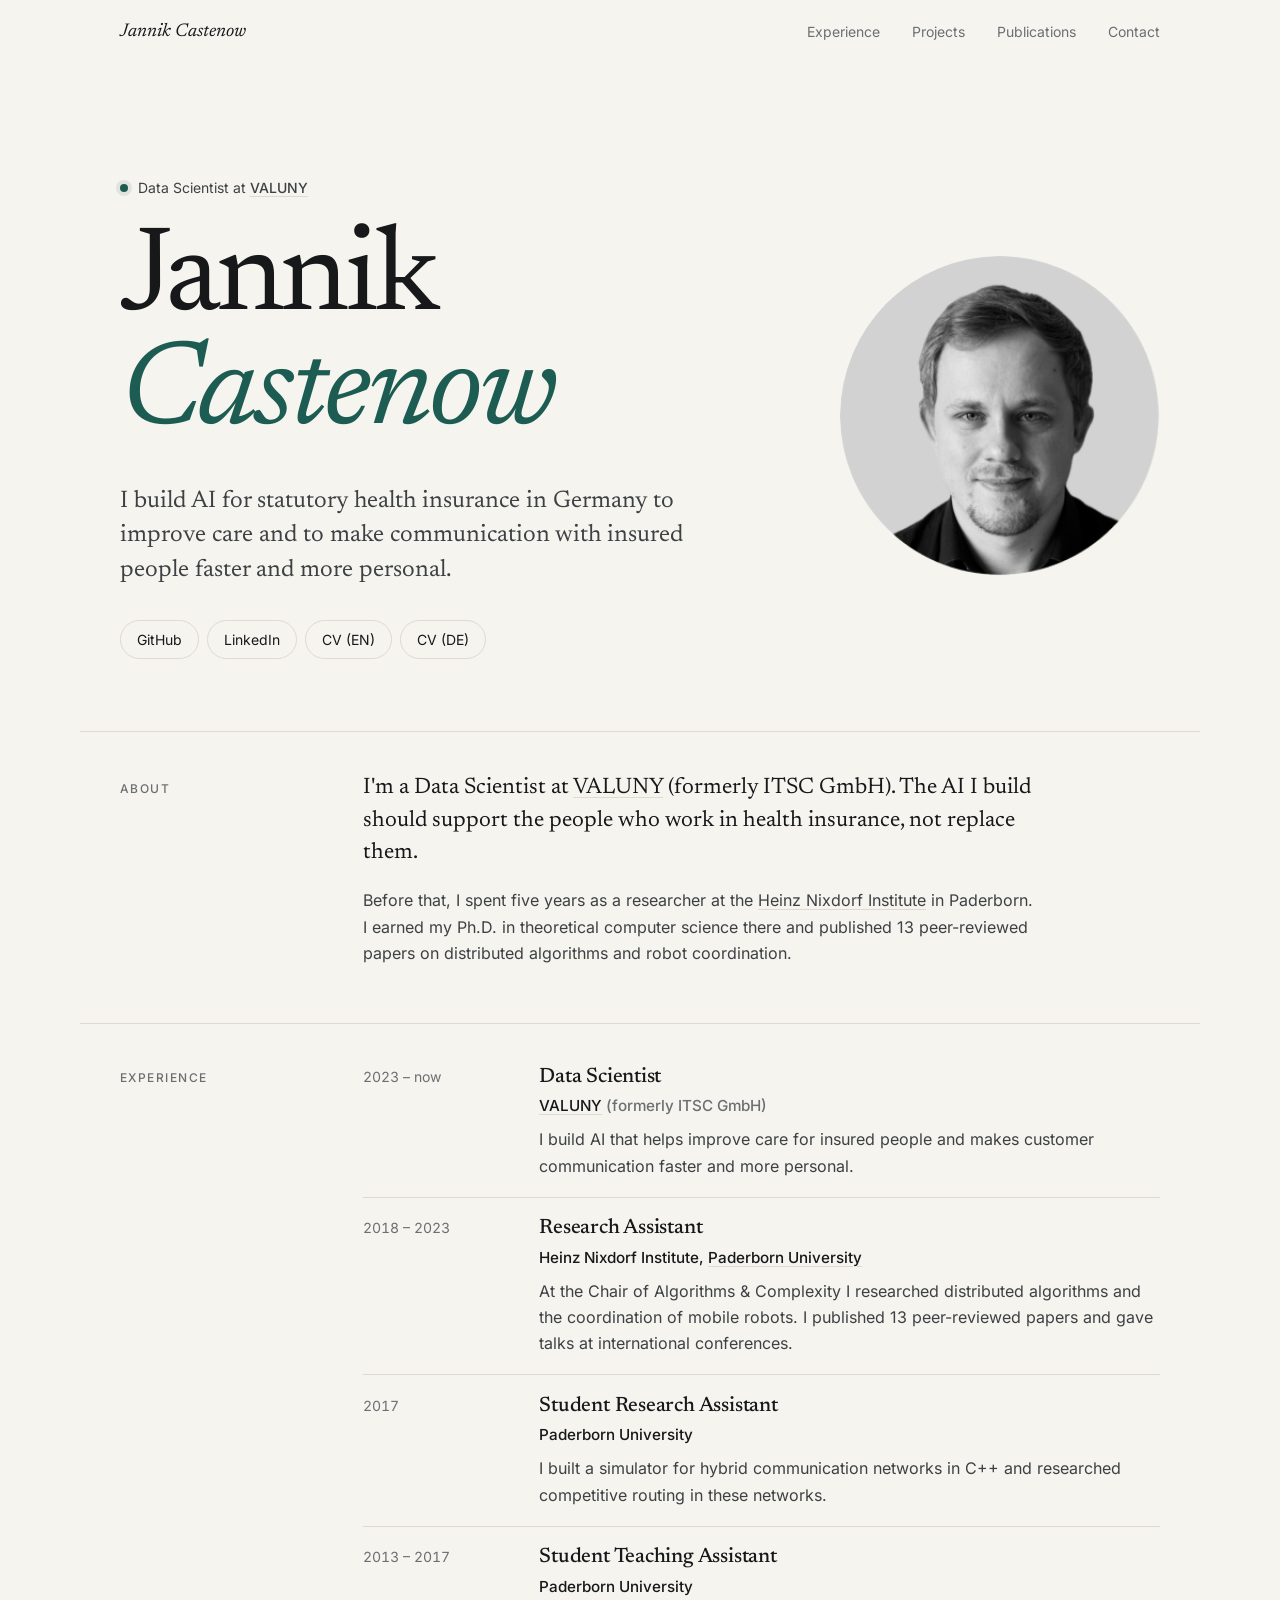
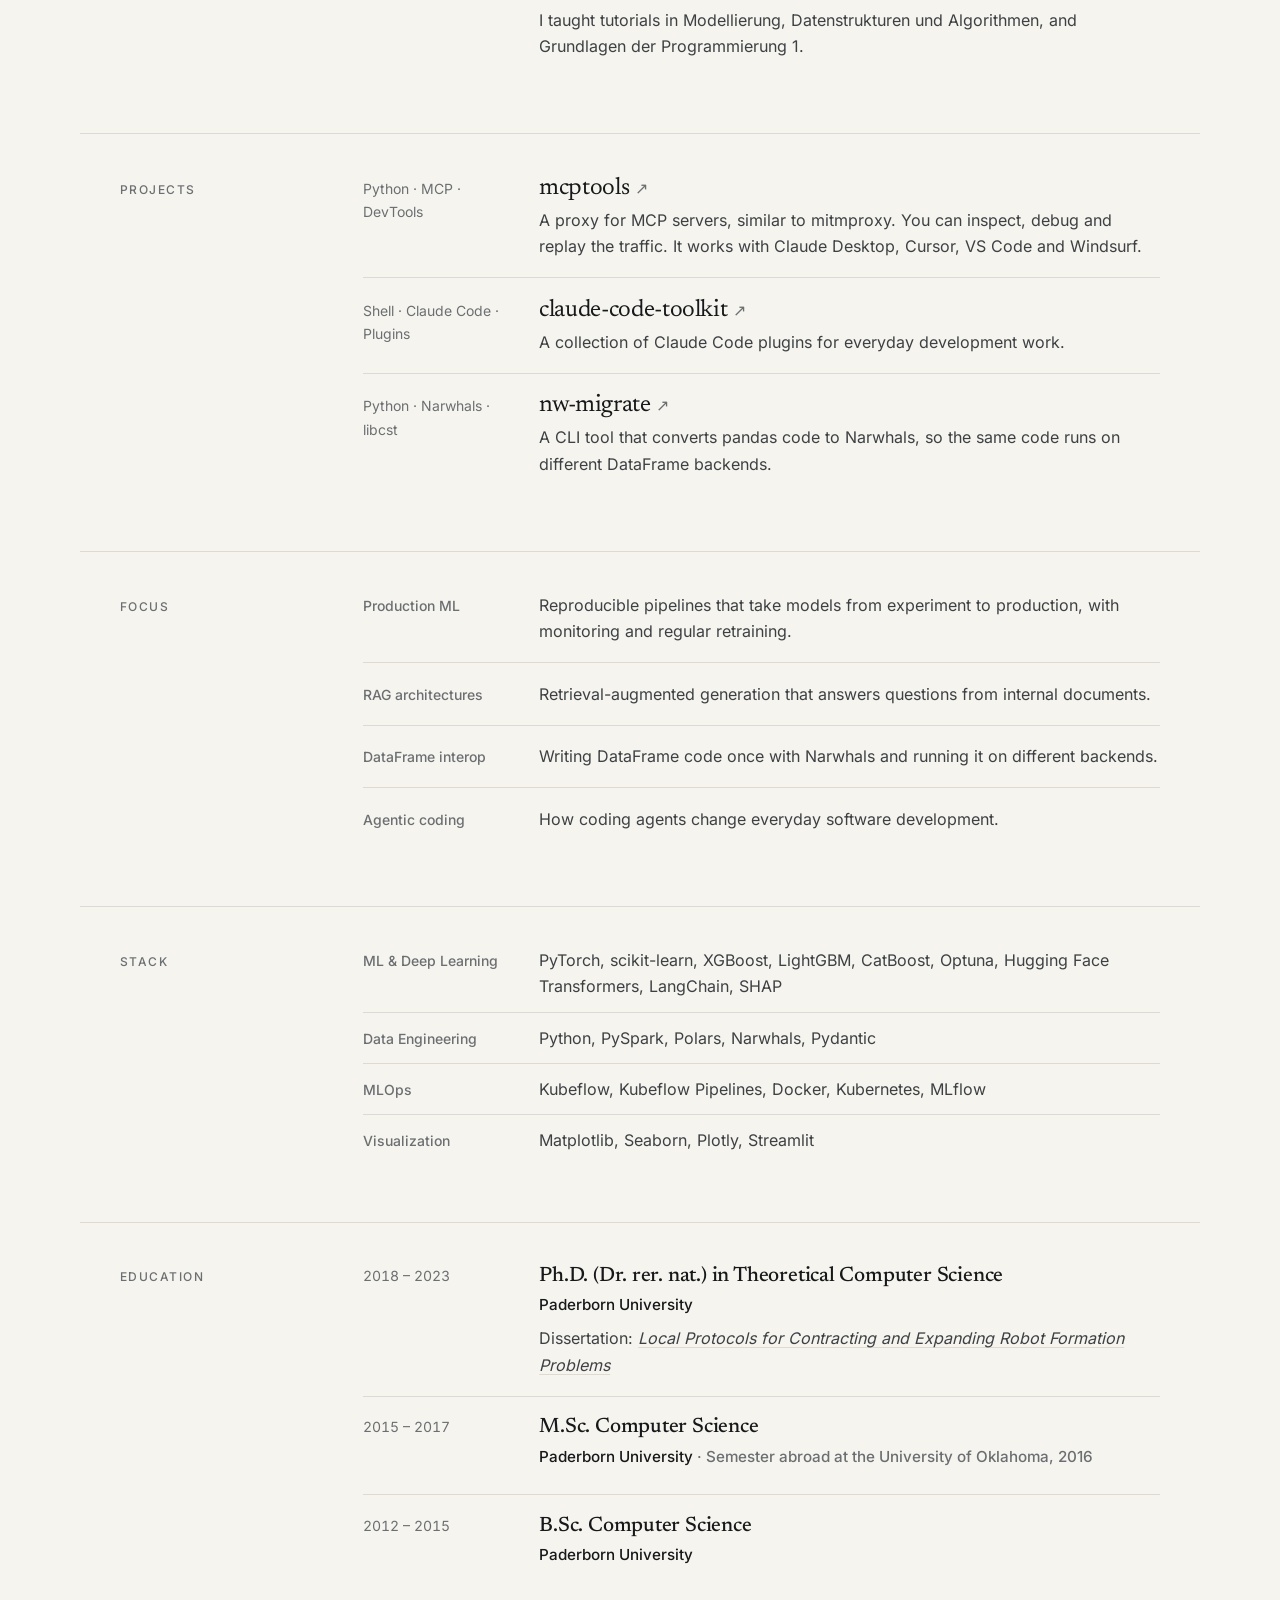
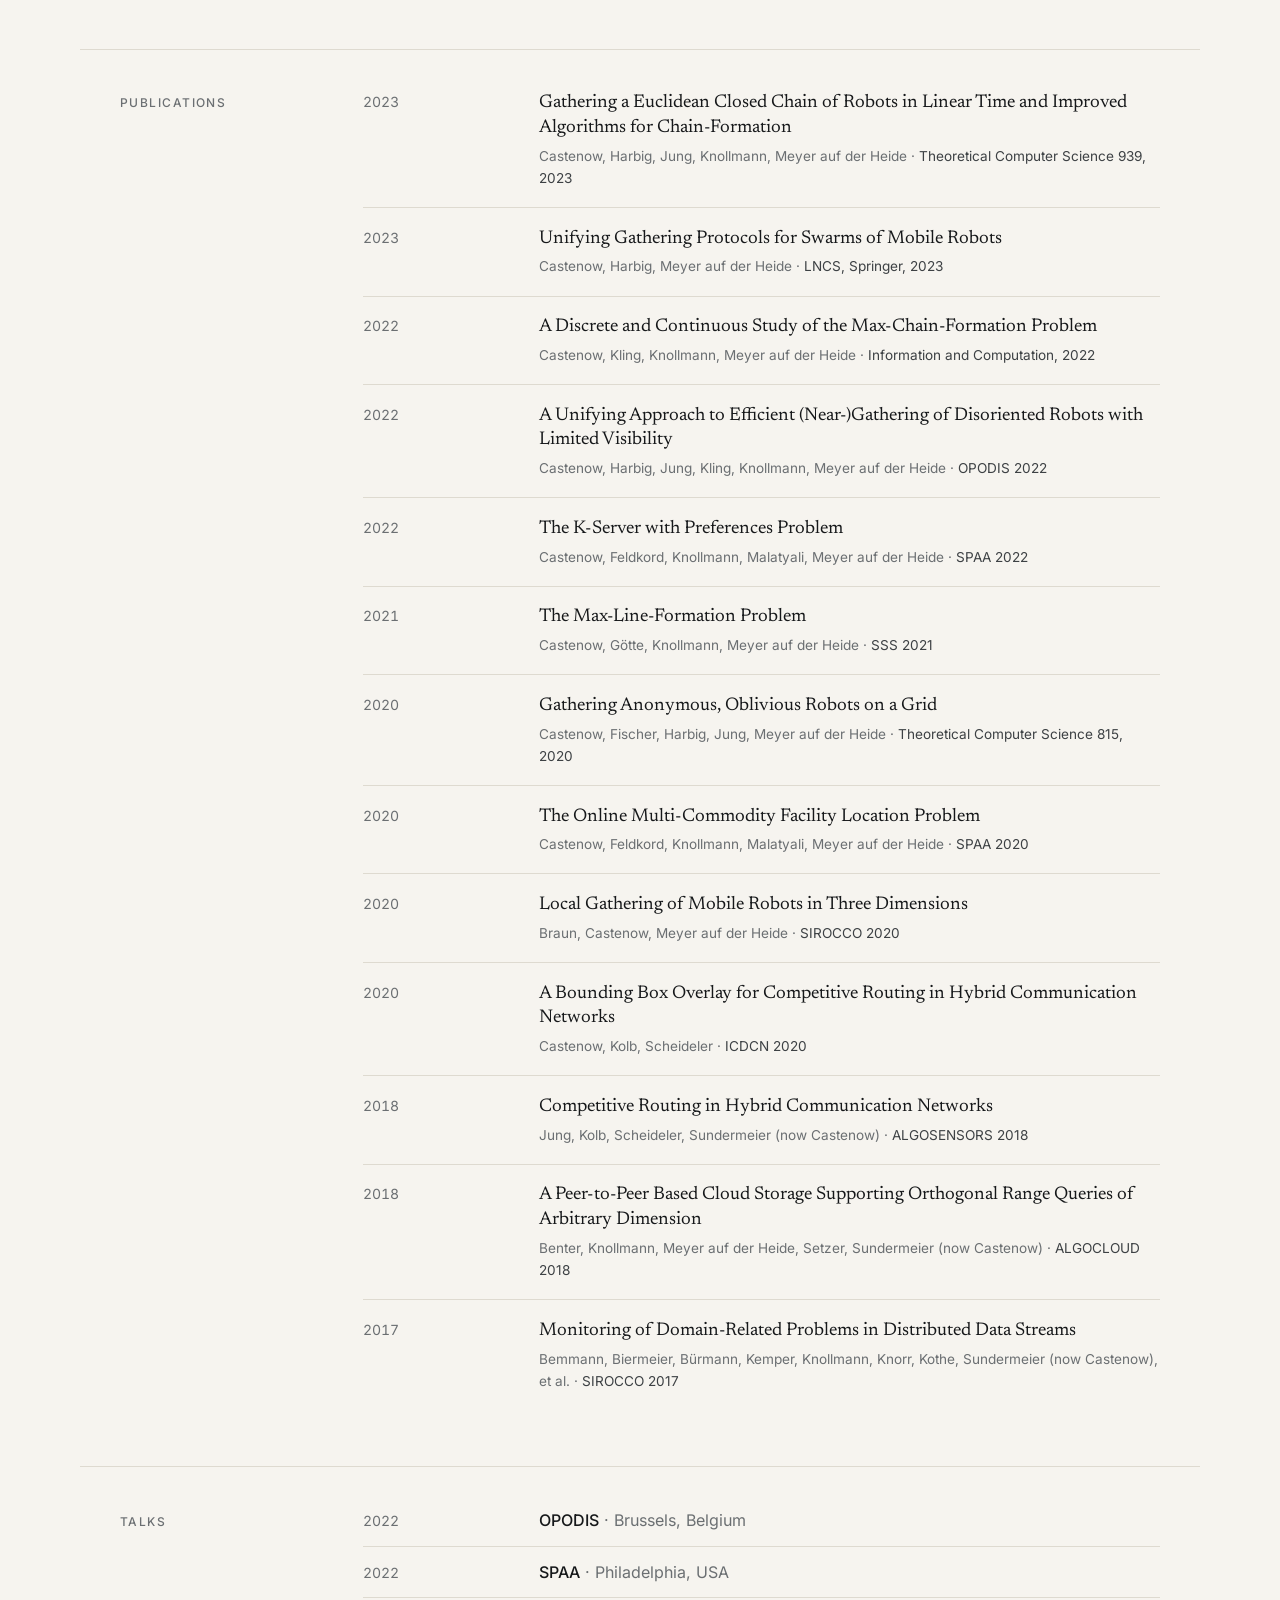
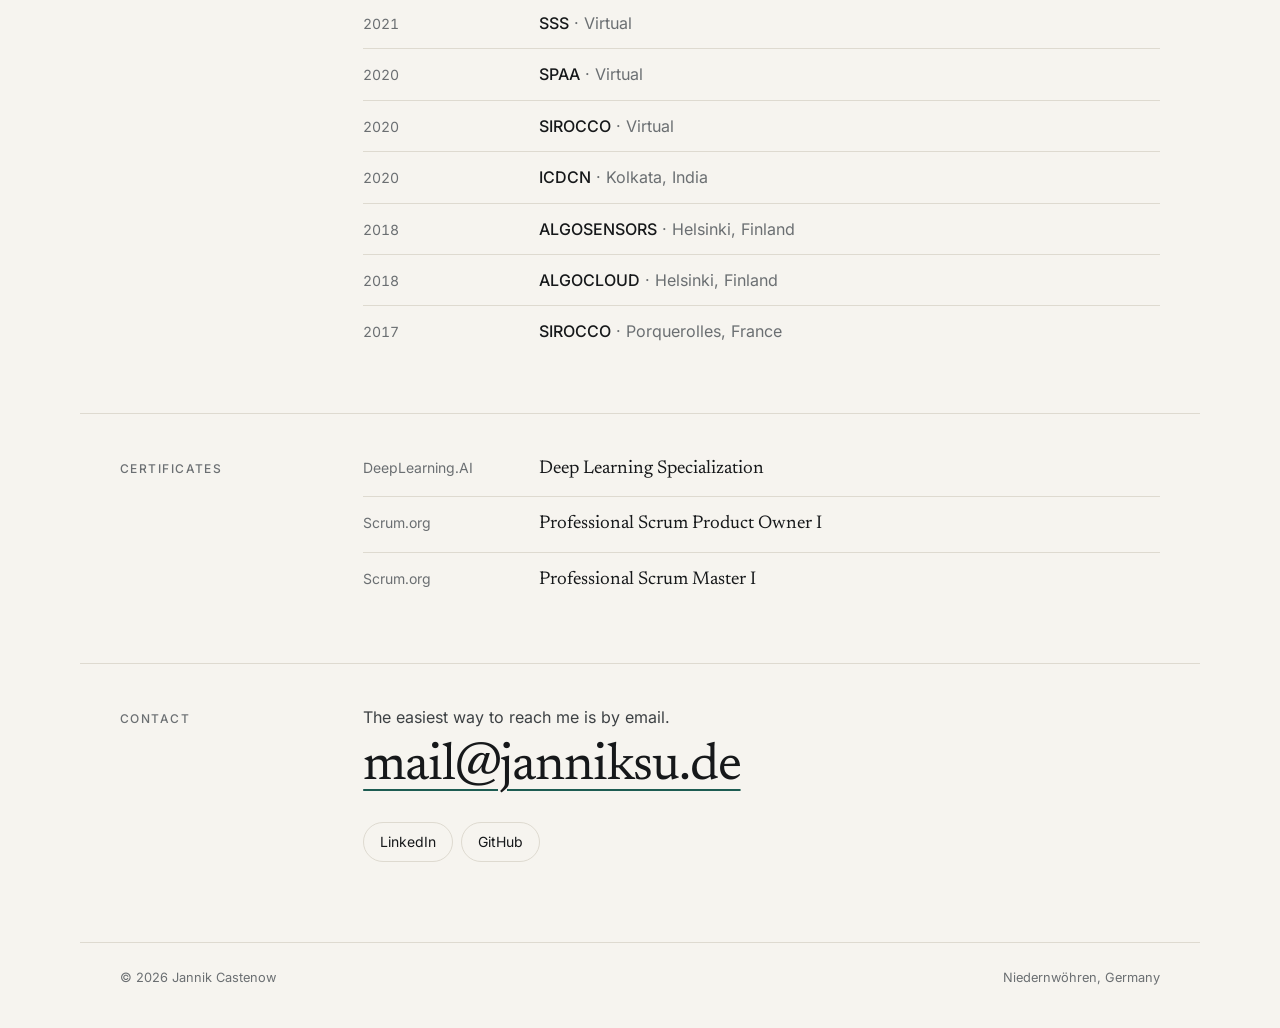
<file: index.html>
<!DOCTYPE html>
<html lang="en">
<head>
  <meta charset="UTF-8">
  <meta name="viewport" content="width=device-width, initial-scale=1.0">
  <title>Dr. Jannik Castenow · Data Scientist</title>
  <meta name="description" content="Dr. Jannik Castenow is a Data Scientist at VALUNY (formerly ITSC GmbH) and builds AI for statutory health insurance.">
  <meta name="theme-color" content="#f6f4ef" media="(prefers-color-scheme: light)">
  <meta name="theme-color" content="#111312" media="(prefers-color-scheme: dark)">
  <meta name="color-scheme" content="light dark">
  <meta name="referrer" content="strict-origin-when-cross-origin">
  <meta http-equiv="Content-Security-Policy" content="default-src 'none'; img-src 'self' data:; style-src 'self'; font-src 'self'; base-uri 'self'; form-action 'none';">
  <meta property="og:title" content="Dr. Jannik Castenow · Data Scientist">
  <meta property="og:description" content="Data Scientist at VALUNY (formerly ITSC GmbH). I build AI for statutory health insurance in Germany.">
  <meta property="og:type" content="website">
  <meta property="og:url" content="https://jannik-cas.github.io/">
  <meta property="og:image" content="https://jannik-cas.github.io/jannik.png">
  <link rel="icon" href="data:image/svg+xml,<svg xmlns='http://www.w3.org/2000/svg' viewBox='0 0 100 100'><rect fill='%231d5c52' width='100' height='100' rx='22'/><text x='50' y='67' font-family='Georgia,serif' font-size='46' font-style='italic' fill='%23f6f4ef' text-anchor='middle'>jc</text></svg>">
  <link rel="canonical" href="https://jannik-cas.github.io/">
  <link rel="preload" href="fonts/newsreader.woff2" as="font" type="font/woff2" crossorigin>
  <link rel="preload" href="fonts/inter.woff2" as="font" type="font/woff2" crossorigin>
  <link rel="stylesheet" href="style.css">
  <script type="application/ld+json">
  {
    "@context": "https://schema.org",
    "@type": "Person",
    "name": "Dr. Jannik Castenow",
    "jobTitle": "Data Scientist",
    "worksFor": {
      "@type": "Organization",
      "name": "VALUNY GmbH",
      "url": "https://www.valuny.de"
    },
    "url": "https://jannik-cas.github.io/",
    "image": "https://jannik-cas.github.io/jannik.png",
    "sameAs": [
      "https://github.com/jannik-cas",
      "https://www.linkedin.com/in/dr-jannik-castenow-4b5a52155"
    ],
    "alumniOf": {
      "@type": "CollegeOrUniversity",
      "name": "Paderborn University"
    },
    "description": "Data Scientist at VALUNY (formerly ITSC GmbH). Builds AI for statutory health insurance in Germany. Ph.D. in theoretical computer science from Paderborn University."
  }
  </script>
</head>
<body>
  <a href="#main" class="skip-link">Skip to main content</a>

  <header class="topbar">
    <div class="wrap topbar-inner">
      <a href="/" class="monogram" aria-label="Home">Jannik Castenow</a>
      <nav class="topnav" aria-label="Sections">
        <a href="#experience">Experience</a>
        <a href="#projects">Projects</a>
        <a href="#publications">Publications</a>
        <a href="#contact">Contact</a>
      </nav>
    </div>
  </header>

  <main id="main">
    <section class="hero wrap">
      <div class="hero-text">
        <p class="eyebrow"><span class="dot" aria-hidden="true"></span><span>Data Scientist at <a href="https://www.valuny.de" target="_blank" rel="noopener noreferrer">VALUNY</a></span></p>
        <h1>Jannik <em>Castenow</em></h1>
        <p class="lead">
          I build AI for statutory health insurance in Germany to improve care and to make communication with insured people faster and more personal.
        </p>
        <ul class="hero-links">
          <li><a href="https://github.com/jannik-cas" target="_blank" rel="noopener noreferrer">GitHub</a></li>
          <li><a href="https://www.linkedin.com/in/dr-jannik-castenow-4b5a52155" target="_blank" rel="noopener noreferrer">LinkedIn</a></li>
          <li><a href="cv-en.pdf" download>CV (EN)</a></li>
          <li><a href="cv-de.pdf" download>CV (DE)</a></li>
        </ul>
      </div>
      <figure class="hero-photo">
        <img src="jannik.png" alt="Portrait of Jannik Castenow" width="300" height="300">
      </figure>
    </section>

    <section class="block wrap" id="about">
      <h2 class="label">About</h2>
      <div class="body prose">
        <p class="intro">
          I'm a Data Scientist at <a href="https://www.valuny.de" target="_blank" rel="noopener noreferrer">VALUNY</a> (formerly ITSC GmbH). The AI I build should support the people who work in health insurance, not replace them.
        </p>
        <p>
          Before that, I spent five years as a researcher at the <a href="https://www.hni.uni-paderborn.de/" target="_blank" rel="noopener noreferrer">Heinz Nixdorf Institute</a> in Paderborn. I earned my Ph.D. in theoretical computer science there and published 13 peer-reviewed papers on distributed algorithms and robot coordination.
        </p>
      </div>
    </section>

    <section class="block wrap" id="experience">
      <h2 class="label">Experience</h2>
      <ol class="body entries rows">
        <li class="entry">
          <p class="meta">2023 – now</p>
          <div>
            <h3>Data Scientist</h3>
            <p class="entry-org"><a href="https://www.valuny.de" target="_blank" rel="noopener noreferrer">VALUNY</a> <span class="muted">(formerly ITSC GmbH)</span></p>
            <p>I build AI that helps improve care for insured people and makes customer communication faster and more personal.</p>
          </div>
        </li>
        <li class="entry">
          <p class="meta">2018 – 2023</p>
          <div>
            <h3>Research Assistant</h3>
            <p class="entry-org">Heinz Nixdorf Institute, <a href="https://www.uni-paderborn.de" target="_blank" rel="noopener noreferrer">Paderborn University</a></p>
            <p>At the Chair of Algorithms &amp; Complexity I researched distributed algorithms and the coordination of mobile robots. I published 13 peer-reviewed papers and gave talks at international conferences.</p>
          </div>
        </li>
        <li class="entry">
          <p class="meta">2017</p>
          <div>
            <h3>Student Research Assistant</h3>
            <p class="entry-org">Paderborn University</p>
            <p>I built a simulator for hybrid communication networks in C++ and researched competitive routing in these networks.</p>
          </div>
        </li>
        <li class="entry">
          <p class="meta">2013 – 2017</p>
          <div>
            <h3>Student Teaching Assistant</h3>
            <p class="entry-org">Paderborn University</p>
            <p>I taught tutorials in Modellierung, Datenstrukturen und Algorithmen, and Grundlagen der Programmierung 1.</p>
          </div>
        </li>
      </ol>
    </section>

    <section class="block wrap" id="projects">
      <h2 class="label">Projects</h2>
      <ul class="body projects rows">
        <li>
          <span class="meta">Python · MCP · DevTools</span>
          <a href="https://github.com/jannik-cas/mcptools" target="_blank" rel="noopener noreferrer" class="project">
            <span class="project-name">mcptools <span class="arrow" aria-hidden="true">↗</span></span>
            <span class="project-desc">A proxy for MCP servers, similar to mitmproxy. You can inspect, debug and replay the traffic. It works with Claude Desktop, Cursor, VS Code and Windsurf.</span>
          </a>
        </li>
        <li>
          <span class="meta">Shell · Claude Code · Plugins</span>
          <a href="https://github.com/jannik-cas/claude-code-toolkit" target="_blank" rel="noopener noreferrer" class="project">
            <span class="project-name">claude-code-toolkit <span class="arrow" aria-hidden="true">↗</span></span>
            <span class="project-desc">A collection of Claude Code plugins for everyday development work.</span>
          </a>
        </li>
        <li>
          <span class="meta">Python · Narwhals · libcst</span>
          <a href="https://github.com/jannik-cas/nw-migrate" target="_blank" rel="noopener noreferrer" class="project">
            <span class="project-name">nw-migrate <span class="arrow" aria-hidden="true">↗</span></span>
            <span class="project-desc">A CLI tool that converts pandas code to Narwhals, so the same code runs on different DataFrame backends.</span>
          </a>
        </li>
      </ul>
    </section>

    <section class="block wrap" id="focus">
      <h2 class="label">Focus</h2>
      <dl class="body rows">
        <div><dt>Production ML</dt><dd>Reproducible pipelines that take models from experiment to production, with monitoring and regular retraining.</dd></div>
        <div><dt>RAG architectures</dt><dd>Retrieval-augmented generation that answers questions from internal documents.</dd></div>
        <div><dt>DataFrame interop</dt><dd>Writing DataFrame code once with Narwhals and running it on different backends.</dd></div>
        <div><dt>Agentic coding</dt><dd>How coding agents change everyday software development.</dd></div>
      </dl>
    </section>

    <section class="block wrap" id="stack">
      <h2 class="label">Stack</h2>
      <dl class="body stack rows">
        <div><dt>ML &amp; Deep Learning</dt><dd>PyTorch, scikit-learn, XGBoost, LightGBM, CatBoost, Optuna, Hugging Face Transformers, LangChain, SHAP</dd></div>
        <div><dt>Data Engineering</dt><dd>Python, PySpark, Polars, Narwhals, Pydantic</dd></div>
        <div><dt>MLOps</dt><dd>Kubeflow, Kubeflow Pipelines, Docker, Kubernetes, MLflow</dd></div>
        <div><dt>Visualization</dt><dd>Matplotlib, Seaborn, Plotly, Streamlit</dd></div>
      </dl>
    </section>

    <section class="block wrap" id="education">
      <h2 class="label">Education</h2>
      <ol class="body entries rows">
        <li class="entry">
          <p class="meta">2018 – 2023</p>
          <div>
            <h3>Ph.D. (Dr. rer. nat.) in Theoretical Computer Science</h3>
            <p class="entry-org">Paderborn University</p>
            <p>Dissertation: <a href="https://digital.ub.uni-paderborn.de/hs/content/titleinfo/7141295" target="_blank" rel="noopener noreferrer"><em>Local Protocols for Contracting and Expanding Robot Formation Problems</em></a></p>
          </div>
        </li>
        <li class="entry">
          <p class="meta">2015 – 2017</p>
          <div>
            <h3>M.Sc. Computer Science</h3>
            <p class="entry-org">Paderborn University <span class="muted">· Semester abroad at the University of Oklahoma, 2016</span></p>
          </div>
        </li>
        <li class="entry">
          <p class="meta">2012 – 2015</p>
          <div>
            <h3>B.Sc. Computer Science</h3>
            <p class="entry-org">Paderborn University</p>
          </div>
        </li>
      </ol>
    </section>

    <section class="block wrap" id="publications">
      <h2 class="label">Publications</h2>
      <ol class="body pubs rows" reversed>
        <li>
          <p class="meta">2023</p>
          <div>
          <p class="pub-title"><a href="https://doi.org/10.1016/j.tcs.2022.10.031" target="_blank" rel="noopener noreferrer">Gathering a Euclidean Closed Chain of Robots in Linear Time and Improved Algorithms for Chain-Formation</a></p>
          <p class="pub-meta">Castenow, Harbig, Jung, Knollmann, Meyer auf der Heide · <span>Theoretical Computer Science 939, 2023</span></p>
          </div>
        </li>
        <li>
          <p class="meta">2023</p>
          <div>
          <p class="pub-title"><a href="https://doi.org/10.1007/978-3-031-30448-4_1" target="_blank" rel="noopener noreferrer">Unifying Gathering Protocols for Swarms of Mobile Robots</a></p>
          <p class="pub-meta">Castenow, Harbig, Meyer auf der Heide · <span>LNCS, Springer, 2023</span></p>
          </div>
        </li>
        <li>
          <p class="meta">2022</p>
          <div>
          <p class="pub-title"><a href="https://doi.org/10.1016/j.ic.2022.104877" target="_blank" rel="noopener noreferrer">A Discrete and Continuous Study of the Max-Chain-Formation Problem</a></p>
          <p class="pub-meta">Castenow, Kling, Knollmann, Meyer auf der Heide · <span>Information and Computation, 2022</span></p>
          </div>
        </li>
        <li>
          <p class="meta">2022</p>
          <div>
          <p class="pub-title"><a href="https://doi.org/10.4230/LIPIcs.OPODIS.2022.15" target="_blank" rel="noopener noreferrer">A Unifying Approach to Efficient (Near-)Gathering of Disoriented Robots with Limited Visibility</a></p>
          <p class="pub-meta">Castenow, Harbig, Jung, Kling, Knollmann, Meyer auf der Heide · <span>OPODIS 2022</span></p>
          </div>
        </li>
        <li>
          <p class="meta">2022</p>
          <div>
          <p class="pub-title"><a href="https://doi.org/10.1145/3490148.3538595" target="_blank" rel="noopener noreferrer">The K-Server with Preferences Problem</a></p>
          <p class="pub-meta">Castenow, Feldkord, Knollmann, Malatyali, Meyer auf der Heide · <span>SPAA 2022</span></p>
          </div>
        </li>
        <li>
          <p class="meta">2021</p>
          <div>
          <p class="pub-title"><a href="https://doi.org/10.1007/978-3-030-91081-5_19" target="_blank" rel="noopener noreferrer">The Max-Line-Formation Problem</a></p>
          <p class="pub-meta">Castenow, Götte, Knollmann, Meyer auf der Heide · <span>SSS 2021</span></p>
          </div>
        </li>
        <li>
          <p class="meta">2020</p>
          <div>
          <p class="pub-title"><a href="https://doi.org/10.1016/j.tcs.2020.02.018" target="_blank" rel="noopener noreferrer">Gathering Anonymous, Oblivious Robots on a Grid</a></p>
          <p class="pub-meta">Castenow, Fischer, Harbig, Jung, Meyer auf der Heide · <span>Theoretical Computer Science 815, 2020</span></p>
          </div>
        </li>
        <li>
          <p class="meta">2020</p>
          <div>
          <p class="pub-title"><a href="https://doi.org/10.1145/3350755.3400281" target="_blank" rel="noopener noreferrer">The Online Multi-Commodity Facility Location Problem</a></p>
          <p class="pub-meta">Castenow, Feldkord, Knollmann, Malatyali, Meyer auf der Heide · <span>SPAA 2020</span></p>
          </div>
        </li>
        <li>
          <p class="meta">2020</p>
          <div>
          <p class="pub-title"><a href="https://doi.org/10.1007/978-3-030-54921-3_4" target="_blank" rel="noopener noreferrer">Local Gathering of Mobile Robots in Three Dimensions</a></p>
          <p class="pub-meta">Braun, Castenow, Meyer auf der Heide · <span>SIROCCO 2020</span></p>
          </div>
        </li>
        <li>
          <p class="meta">2020</p>
          <div>
          <p class="pub-title">A Bounding Box Overlay for Competitive Routing in Hybrid Communication Networks</p>
          <p class="pub-meta">Castenow, Kolb, Scheideler · <span>ICDCN 2020</span></p>
          </div>
        </li>
        <li>
          <p class="meta">2018</p>
          <div>
          <p class="pub-title">Competitive Routing in Hybrid Communication Networks</p>
          <p class="pub-meta">Jung, Kolb, Scheideler, Sundermeier (now Castenow) · <span>ALGOSENSORS 2018</span></p>
          </div>
        </li>
        <li>
          <p class="meta">2018</p>
          <div>
          <p class="pub-title"><a href="https://doi.org/10.1007/978-3-030-19759-9_4" target="_blank" rel="noopener noreferrer">A Peer-to-Peer Based Cloud Storage Supporting Orthogonal Range Queries of Arbitrary Dimension</a></p>
          <p class="pub-meta">Benter, Knollmann, Meyer auf der Heide, Setzer, Sundermeier (now Castenow) · <span>ALGOCLOUD 2018</span></p>
          </div>
        </li>
        <li>
          <p class="meta">2017</p>
          <div>
          <p class="pub-title"><a href="https://doi.org/10.1007/978-3-319-72050-0_13" target="_blank" rel="noopener noreferrer">Monitoring of Domain-Related Problems in Distributed Data Streams</a></p>
          <p class="pub-meta">Bemmann, Biermeier, Bürmann, Kemper, Knollmann, Knorr, Kothe, Sundermeier (now Castenow), et al. · <span>SIROCCO 2017</span></p>
          </div>
        </li>
      </ol>
    </section>

    <section class="block wrap" id="talks">
      <h2 class="label">Talks</h2>
      <div class="body">
        <ul class="talks rows">
          <li><span class="meta">2022</span><span><strong>OPODIS</strong> <span class="muted">· Brussels, Belgium</span></span></li>
          <li><span class="meta">2022</span><span><strong>SPAA</strong> <span class="muted">· Philadelphia, USA</span></span></li>
          <li><span class="meta">2021</span><span><strong>SSS</strong> <span class="muted">· Virtual</span></span></li>
          <li><span class="meta">2020</span><span><strong>SPAA</strong> <span class="muted">· Virtual</span></span></li>
          <li><span class="meta">2020</span><span><strong>SIROCCO</strong> <span class="muted">· Virtual</span></span></li>
          <li><span class="meta">2020</span><span><strong>ICDCN</strong> <span class="muted">· Kolkata, India</span></span></li>
          <li><span class="meta">2018</span><span><strong>ALGOSENSORS</strong> <span class="muted">· Helsinki, Finland</span></span></li>
          <li><span class="meta">2018</span><span><strong>ALGOCLOUD</strong> <span class="muted">· Helsinki, Finland</span></span></li>
          <li><span class="meta">2017</span><span><strong>SIROCCO</strong> <span class="muted">· Porquerolles, France</span></span></li>
        </ul>
      </div>
    </section>

    <section class="block wrap" id="certifications">
      <h2 class="label">Certificates</h2>
      <ul class="body certs rows">
        <li><span class="meta">DeepLearning.AI</span><a href="https://www.credly.com/badges/ff03bf9d-68c0-4a9c-86ea-f2071410d6f2" target="_blank" rel="noopener noreferrer">Deep Learning Specialization</a></li>
        <li><span class="meta">Scrum.org</span><a href="https://www.credly.com/badges/7cfe0125-1ed3-4787-85cf-64df77dad0ab" target="_blank" rel="noopener noreferrer">Professional Scrum Product Owner I</a></li>
        <li><span class="meta">Scrum.org</span><a href="https://www.credly.com/badges/81a627f0-bdd9-47ce-8bc9-b05488d4c309" target="_blank" rel="noopener noreferrer">Professional Scrum Master I</a></li>
      </ul>
    </section>

    <section class="contact wrap" id="contact">
      <h2 class="label">Contact</h2>
      <p class="contact-line">The easiest way to reach me is by email.</p>
      <a href="mailto:mail@janniksu.de" class="contact-mail">mail@janniksu.de</a>
      <ul class="hero-links">
        <li><a href="https://www.linkedin.com/in/dr-jannik-castenow-4b5a52155" target="_blank" rel="noopener noreferrer">LinkedIn</a></li>
        <li><a href="https://github.com/jannik-cas" target="_blank" rel="noopener noreferrer">GitHub</a></li>
      </ul>
    </section>
  </main>

  <footer class="footer wrap">
    <p>© 2026 Jannik Castenow</p>
    <p>Niedernwöhren, Germany</p>
  </footer>
</body>
</html>
</file>
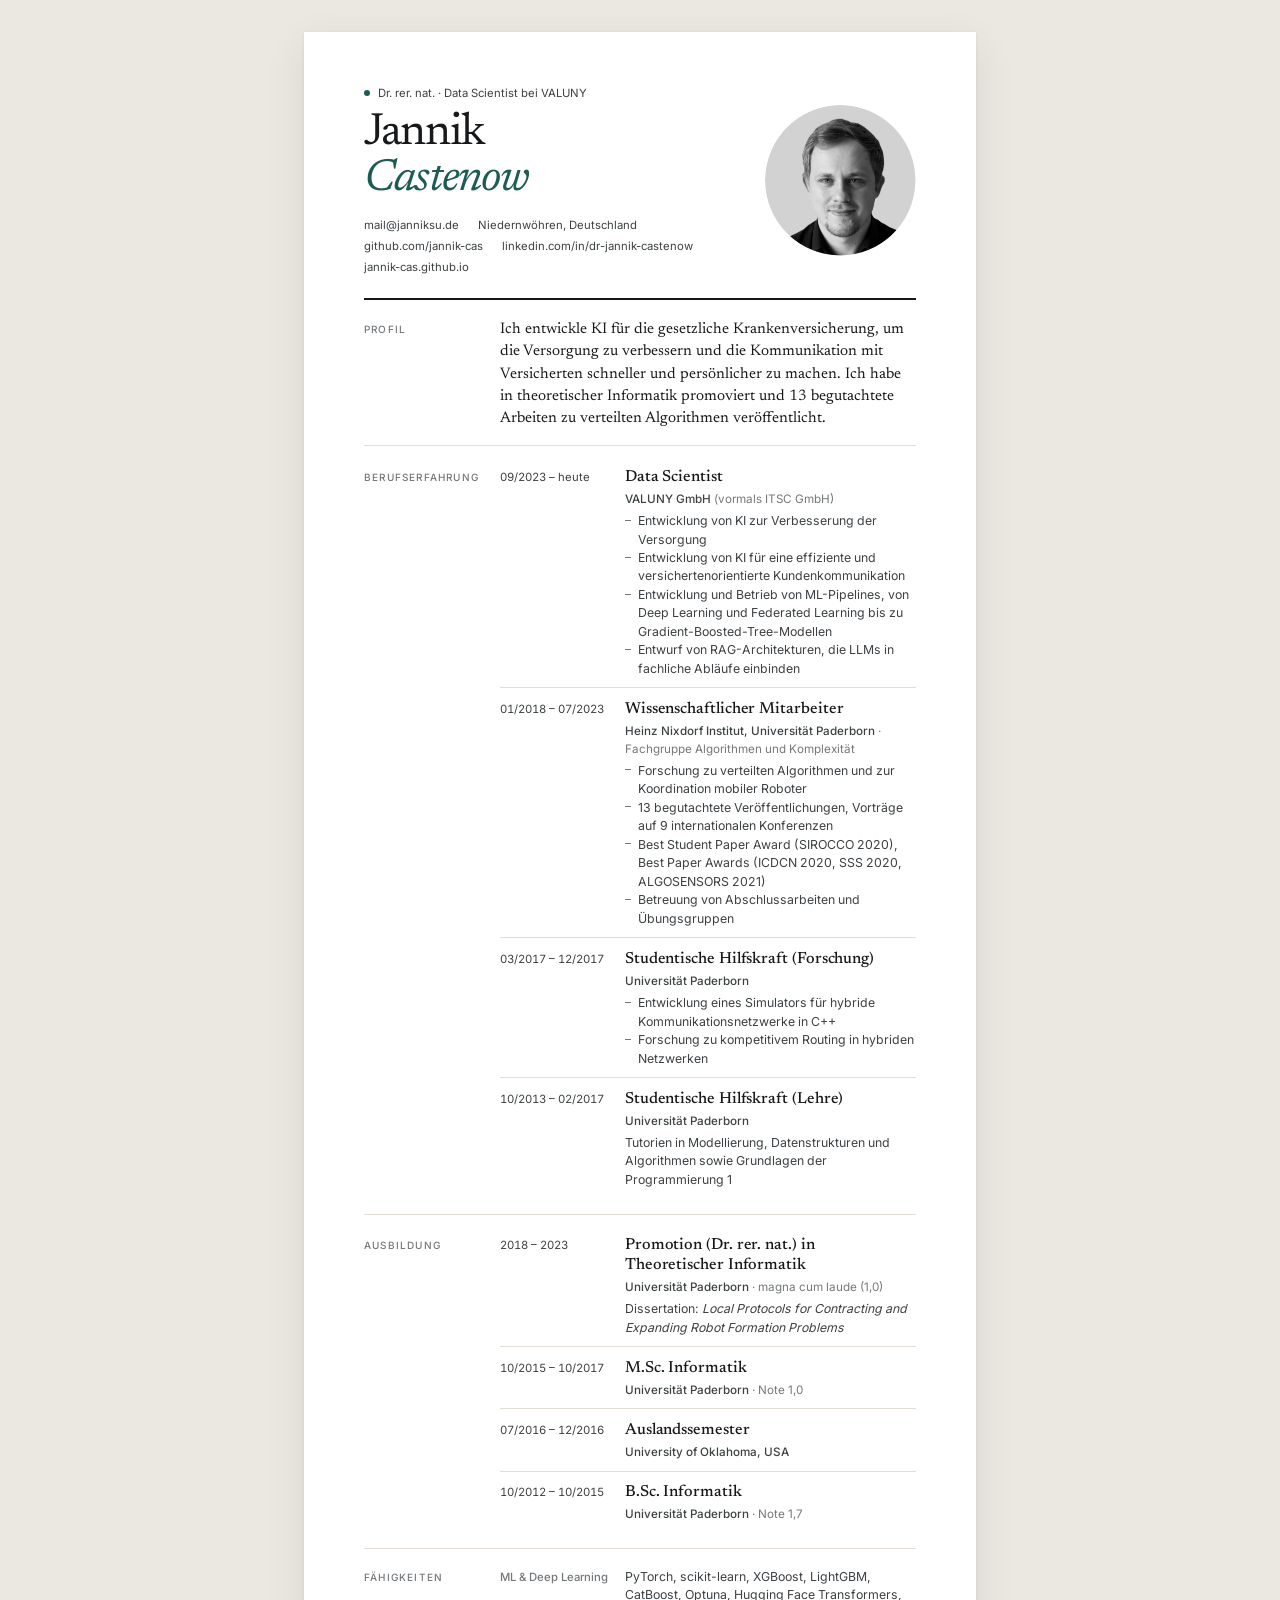
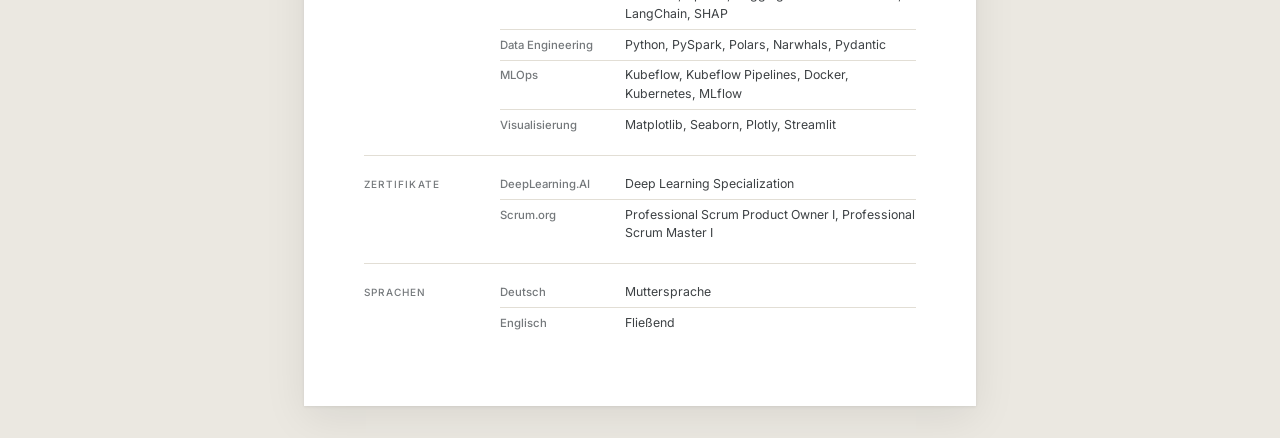
<file: cv-de.html>
<!DOCTYPE html>
<html lang="de">
<head>
  <meta charset="UTF-8">
  <meta name="viewport" content="width=device-width, initial-scale=1.0">
  <title>Lebenslauf · Dr. rer. nat. Jannik Castenow</title>
  <meta name="robots" content="noindex">
  <meta http-equiv="Content-Security-Policy" content="default-src 'none'; img-src 'self'; style-src 'self'; font-src 'self'; base-uri 'self'; form-action 'none';">
  <link rel="stylesheet" href="cv.css">
</head>
<body>
  <article class="cv">
    <header class="cv-head">
      <div>
        <p class="cv-eyebrow"><span class="cv-dot"></span><span>Dr. rer. nat. · Data Scientist bei VALUNY</span></p>
        <h1>Jannik <em>Castenow</em></h1>
        <ul class="cv-contact">
          <li>mail@janniksu.de</li>
          <li>Niedernwöhren, Deutschland</li>
          <li><a href="https://github.com/jannik-cas">github.com/jannik-cas</a></li>
          <li><a href="https://www.linkedin.com/in/dr-jannik-castenow-4b5a52155">linkedin.com/in/dr-jannik-castenow</a></li>
          <li><a href="https://jannik-cas.github.io/">jannik-cas.github.io</a></li>
        </ul>
      </div>
      <img src="jannik.png" alt="Jannik Castenow" class="cv-photo" width="300" height="300">
    </header>

    <section class="cv-section">
      <h2 class="cv-label">Profil</h2>
      <p class="cv-profile">
        Ich entwickle KI für die gesetzliche Krankenversicherung, um die Versorgung zu verbessern und die Kommunikation mit Versicherten schneller und persönlicher zu machen. Ich habe in theoretischer Informatik promoviert und 13 begutachtete Arbeiten
        zu verteilten Algorithmen veröffentlicht.
      </p>
    </section>

    <section class="cv-section">
      <h2 class="cv-label">Berufserfahrung</h2>
      <div>
        <div class="cv-entry">
          <p class="cv-date">09/2023 – heute</p>
          <div>
            <h3>Data Scientist</h3>
            <p class="cv-org">VALUNY GmbH <span>(vormals ITSC GmbH)</span></p>
            <ul>
              <li>Entwicklung von KI zur Verbesserung der Versorgung</li>
              <li>Entwicklung von KI für eine effiziente und versichertenorientierte Kundenkommunikation</li>
              <li>Entwicklung und Betrieb von ML-Pipelines, von Deep Learning und Federated Learning bis zu Gradient-Boosted-Tree-Modellen</li>
              <li>Entwurf von RAG-Architekturen, die LLMs in fachliche Abläufe einbinden</li>
            </ul>
          </div>
        </div>
        <div class="cv-entry">
          <p class="cv-date">01/2018 – 07/2023</p>
          <div>
            <h3>Wissenschaftlicher Mitarbeiter</h3>
            <p class="cv-org">Heinz Nixdorf Institut, Universität Paderborn <span>· Fachgruppe Algorithmen und Komplexität</span></p>
            <ul>
              <li>Forschung zu verteilten Algorithmen und zur Koordination mobiler Roboter</li>
              <li>13 begutachtete Veröffentlichungen, Vorträge auf 9 internationalen Konferenzen</li>
              <li>Best Student Paper Award (SIROCCO 2020), Best Paper Awards (ICDCN 2020, SSS 2020, ALGOSENSORS 2021)</li>
              <li>Betreuung von Abschlussarbeiten und Übungsgruppen</li>
            </ul>
          </div>
        </div>
        <div class="cv-entry">
          <p class="cv-date">03/2017 – 12/2017</p>
          <div>
            <h3>Studentische Hilfskraft (Forschung)</h3>
            <p class="cv-org">Universität Paderborn</p>
            <ul>
              <li>Entwicklung eines Simulators für hybride Kommunikationsnetzwerke in C++</li>
              <li>Forschung zu kompetitivem Routing in hybriden Netzwerken</li>
            </ul>
          </div>
        </div>
        <div class="cv-entry">
          <p class="cv-date">10/2013 – 02/2017</p>
          <div>
            <h3>Studentische Hilfskraft (Lehre)</h3>
            <p class="cv-org">Universität Paderborn</p>
            <p>Tutorien in Modellierung, Datenstrukturen und Algorithmen sowie Grundlagen der Programmierung 1</p>
          </div>
        </div>
      </div>
    </section>

    <section class="cv-section">
      <h2 class="cv-label">Ausbildung</h2>
      <div>
        <div class="cv-entry">
          <p class="cv-date">2018 – 2023</p>
          <div>
            <h3>Promotion (Dr. rer. nat.) in Theoretischer Informatik</h3>
            <p class="cv-org">Universität Paderborn <span>· magna cum laude (1,0)</span></p>
            <p>Dissertation: <em>Local Protocols for Contracting and Expanding Robot Formation Problems</em></p>
          </div>
        </div>
        <div class="cv-entry">
          <p class="cv-date">10/2015 – 10/2017</p>
          <div>
            <h3>M.Sc. Informatik</h3>
            <p class="cv-org">Universität Paderborn <span>· Note 1,0</span></p>
          </div>
        </div>
        <div class="cv-entry">
          <p class="cv-date">07/2016 – 12/2016</p>
          <div>
            <h3>Auslandssemester</h3>
            <p class="cv-org">University of Oklahoma, USA</p>
          </div>
        </div>
        <div class="cv-entry">
          <p class="cv-date">10/2012 – 10/2015</p>
          <div>
            <h3>B.Sc. Informatik</h3>
            <p class="cv-org">Universität Paderborn <span>· Note 1,7</span></p>
          </div>
        </div>
      </div>
    </section>

    <section class="cv-section">
      <h2 class="cv-label">Fähigkeiten</h2>
      <dl class="cv-rows">
        <div><dt>ML &amp; Deep Learning</dt><dd>PyTorch, scikit-learn, XGBoost, LightGBM, CatBoost, Optuna, Hugging Face Transformers, LangChain, SHAP</dd></div>
        <div><dt>Data Engineering</dt><dd>Python, PySpark, Polars, Narwhals, Pydantic</dd></div>
        <div><dt>MLOps</dt><dd>Kubeflow, Kubeflow Pipelines, Docker, Kubernetes, MLflow</dd></div>
        <div><dt>Visualisierung</dt><dd>Matplotlib, Seaborn, Plotly, Streamlit</dd></div>
      </dl>
    </section>

    <section class="cv-section">
      <h2 class="cv-label">Zertifikate</h2>
      <dl class="cv-rows">
        <div><dt>DeepLearning.AI</dt><dd>Deep Learning Specialization</dd></div>
        <div><dt>Scrum.org</dt><dd>Professional Scrum Product Owner I, Professional Scrum Master I</dd></div>
      </dl>
    </section>

    <section class="cv-section">
      <h2 class="cv-label">Sprachen</h2>
      <dl class="cv-rows">
        <div><dt>Deutsch</dt><dd>Muttersprache</dd></div>
        <div><dt>Englisch</dt><dd>Fließend</dd></div>
      </dl>
    </section>
  </article>
</body>
</html>
</file>
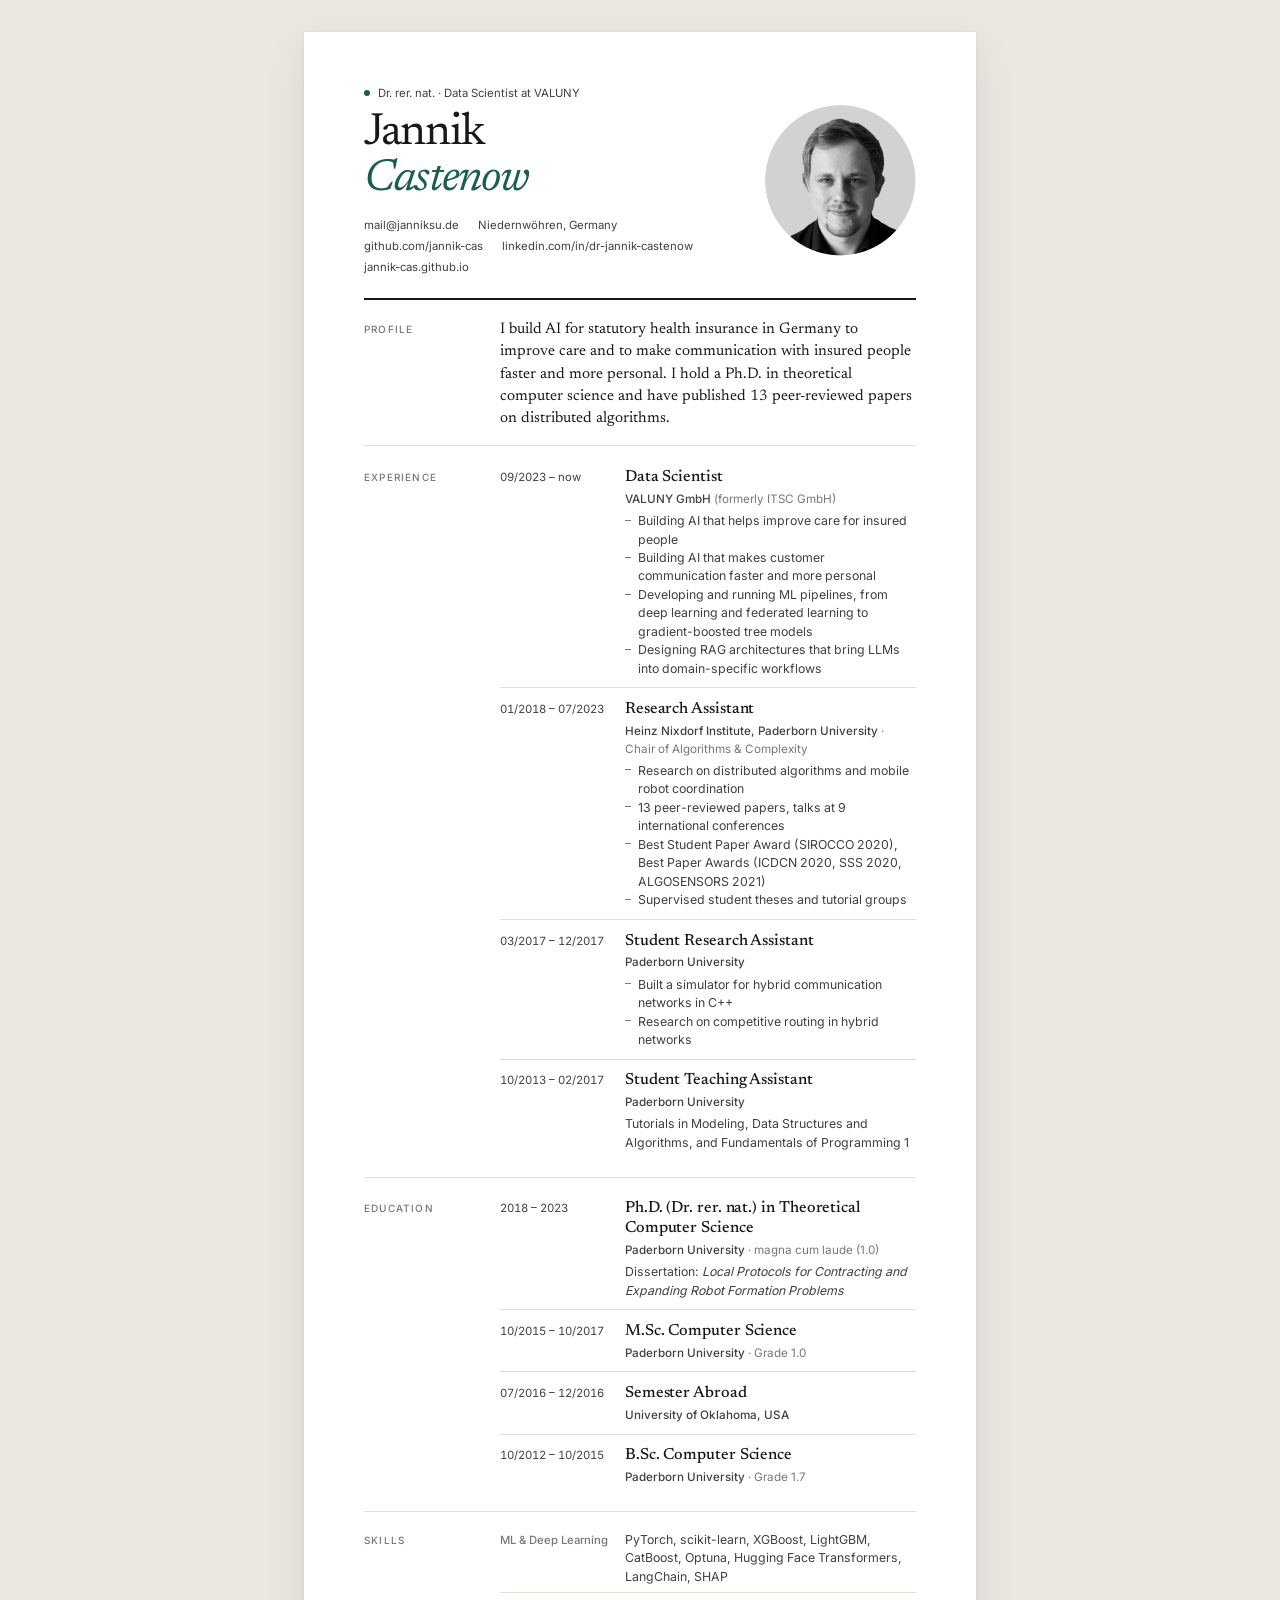
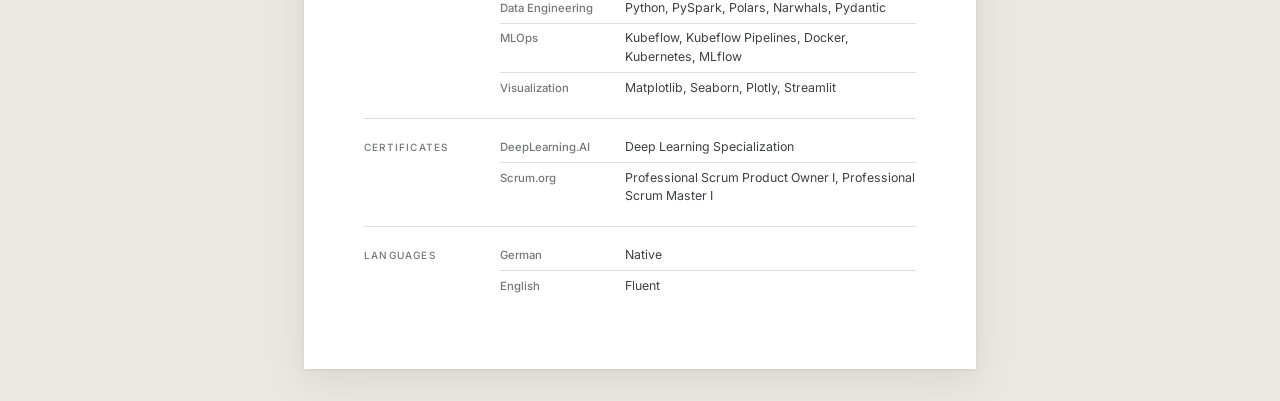
<file: cv-en.html>
<!DOCTYPE html>
<html lang="en">
<head>
  <meta charset="UTF-8">
  <meta name="viewport" content="width=device-width, initial-scale=1.0">
  <title>CV · Dr. Jannik Castenow</title>
  <meta name="robots" content="noindex">
  <meta http-equiv="Content-Security-Policy" content="default-src 'none'; img-src 'self'; style-src 'self'; font-src 'self'; base-uri 'self'; form-action 'none';">
  <link rel="stylesheet" href="cv.css">
</head>
<body>
  <article class="cv">
    <header class="cv-head">
      <div>
        <p class="cv-eyebrow"><span class="cv-dot"></span><span>Dr. rer. nat. · Data Scientist at VALUNY</span></p>
        <h1>Jannik <em>Castenow</em></h1>
        <ul class="cv-contact">
          <li>mail@janniksu.de</li>
          <li>Niedernwöhren, Germany</li>
          <li><a href="https://github.com/jannik-cas">github.com/jannik-cas</a></li>
          <li><a href="https://www.linkedin.com/in/dr-jannik-castenow-4b5a52155">linkedin.com/in/dr-jannik-castenow</a></li>
          <li><a href="https://jannik-cas.github.io/">jannik-cas.github.io</a></li>
        </ul>
      </div>
      <img src="jannik.png" alt="Jannik Castenow" class="cv-photo" width="300" height="300">
    </header>

    <section class="cv-section">
      <h2 class="cv-label">Profile</h2>
      <p class="cv-profile">
        I build AI for statutory health insurance in Germany to improve care and to make communication with insured people faster and more personal.
        I hold a Ph.D. in theoretical computer science and have published 13 peer-reviewed papers
        on distributed algorithms.
      </p>
    </section>

    <section class="cv-section">
      <h2 class="cv-label">Experience</h2>
      <div>
        <div class="cv-entry">
          <p class="cv-date">09/2023 – now</p>
          <div>
            <h3>Data Scientist</h3>
            <p class="cv-org">VALUNY GmbH <span>(formerly ITSC GmbH)</span></p>
            <ul>
              <li>Building AI that helps improve care for insured people</li>
              <li>Building AI that makes customer communication faster and more personal</li>
              <li>Developing and running ML pipelines, from deep learning and federated learning to gradient-boosted tree models</li>
              <li>Designing RAG architectures that bring LLMs into domain-specific workflows</li>
            </ul>
          </div>
        </div>
        <div class="cv-entry">
          <p class="cv-date">01/2018 – 07/2023</p>
          <div>
            <h3>Research Assistant</h3>
            <p class="cv-org">Heinz Nixdorf Institute, Paderborn University <span>· Chair of Algorithms &amp; Complexity</span></p>
            <ul>
              <li>Research on distributed algorithms and mobile robot coordination</li>
              <li>13 peer-reviewed papers, talks at 9 international conferences</li>
              <li>Best Student Paper Award (SIROCCO 2020), Best Paper Awards (ICDCN 2020, SSS 2020, ALGOSENSORS 2021)</li>
              <li>Supervised student theses and tutorial groups</li>
            </ul>
          </div>
        </div>
        <div class="cv-entry">
          <p class="cv-date">03/2017 – 12/2017</p>
          <div>
            <h3>Student Research Assistant</h3>
            <p class="cv-org">Paderborn University</p>
            <ul>
              <li>Built a simulator for hybrid communication networks in C++</li>
              <li>Research on competitive routing in hybrid networks</li>
            </ul>
          </div>
        </div>
        <div class="cv-entry">
          <p class="cv-date">10/2013 – 02/2017</p>
          <div>
            <h3>Student Teaching Assistant</h3>
            <p class="cv-org">Paderborn University</p>
            <p>Tutorials in Modeling, Data Structures and Algorithms, and Fundamentals of Programming 1</p>
          </div>
        </div>
      </div>
    </section>

    <section class="cv-section">
      <h2 class="cv-label">Education</h2>
      <div>
        <div class="cv-entry">
          <p class="cv-date">2018 – 2023</p>
          <div>
            <h3>Ph.D. (Dr. rer. nat.) in Theoretical Computer Science</h3>
            <p class="cv-org">Paderborn University <span>· magna cum laude (1.0)</span></p>
            <p>Dissertation: <em>Local Protocols for Contracting and Expanding Robot Formation Problems</em></p>
          </div>
        </div>
        <div class="cv-entry">
          <p class="cv-date">10/2015 – 10/2017</p>
          <div>
            <h3>M.Sc. Computer Science</h3>
            <p class="cv-org">Paderborn University <span>· Grade 1.0</span></p>
          </div>
        </div>
        <div class="cv-entry">
          <p class="cv-date">07/2016 – 12/2016</p>
          <div>
            <h3>Semester Abroad</h3>
            <p class="cv-org">University of Oklahoma, USA</p>
          </div>
        </div>
        <div class="cv-entry">
          <p class="cv-date">10/2012 – 10/2015</p>
          <div>
            <h3>B.Sc. Computer Science</h3>
            <p class="cv-org">Paderborn University <span>· Grade 1.7</span></p>
          </div>
        </div>
      </div>
    </section>

    <section class="cv-section">
      <h2 class="cv-label">Skills</h2>
      <dl class="cv-rows">
        <div><dt>ML &amp; Deep Learning</dt><dd>PyTorch, scikit-learn, XGBoost, LightGBM, CatBoost, Optuna, Hugging Face Transformers, LangChain, SHAP</dd></div>
        <div><dt>Data Engineering</dt><dd>Python, PySpark, Polars, Narwhals, Pydantic</dd></div>
        <div><dt>MLOps</dt><dd>Kubeflow, Kubeflow Pipelines, Docker, Kubernetes, MLflow</dd></div>
        <div><dt>Visualization</dt><dd>Matplotlib, Seaborn, Plotly, Streamlit</dd></div>
      </dl>
    </section>

    <section class="cv-section">
      <h2 class="cv-label">Certificates</h2>
      <dl class="cv-rows">
        <div><dt>DeepLearning.AI</dt><dd>Deep Learning Specialization</dd></div>
        <div><dt>Scrum.org</dt><dd>Professional Scrum Product Owner I, Professional Scrum Master I</dd></div>
      </dl>
    </section>

    <section class="cv-section">
      <h2 class="cv-label">Languages</h2>
      <dl class="cv-rows">
        <div><dt>German</dt><dd>Native</dd></div>
        <div><dt>English</dt><dd>Fluent</dd></div>
      </dl>
    </section>
  </article>
</body>
</html>
</file>
<file: style.css>
/* Site stylesheet. Editorial layout: serif headlines, label column, hairline rules. */

@font-face {
  font-family: "Newsreader";
  src: url("fonts/newsreader.woff2") format("woff2");
  font-weight: 200 800;
  font-style: normal;
  font-display: swap;
}

@font-face {
  font-family: "Newsreader";
  src: url("fonts/newsreader-italic.woff2") format("woff2");
  font-weight: 200 800;
  font-style: italic;
  font-display: swap;
}

@font-face {
  font-family: "Inter";
  src: url("fonts/inter.woff2") format("woff2");
  font-weight: 100 900;
  font-style: normal;
  font-display: swap;
}

:root {
  --paper: #f6f4ef;
  --paper-2: #efece4;
  --ink: #16181a;
  --ink-2: #3d4144;
  --muted: #6b6f72;
  --rule: #dedad0;
  --accent: #1d5c52;
  --accent-soft: rgba(29, 92, 82, 0.1);

  --serif: "Newsreader", "Iowan Old Style", Georgia, serif;
  --sans: "Inter", -apple-system, BlinkMacSystemFont, "Segoe UI", sans-serif;

  --wrap: 1120px;
  --label-col: 12rem;
  --meta-col: 9.5rem;
  --gap: clamp(1.5rem, 4vw, 4rem);
}

@media (prefers-color-scheme: dark) {
  :root {
    --paper: #111312;
    --paper-2: #181b1a;
    --ink: #ecebe6;
    --ink-2: #c4c4bd;
    --muted: #8d918d;
    --rule: #2a2e2c;
    --accent: #8fcfbf;
    --accent-soft: rgba(143, 207, 191, 0.12);
  }
}

*,
*::before,
*::after {
  box-sizing: border-box;
  margin: 0;
  padding: 0;
}

html {
  scroll-behavior: smooth;
  scroll-padding-top: 5rem;
  -webkit-text-size-adjust: 100%;
}

@media (prefers-reduced-motion: reduce) {
  html {
    scroll-behavior: auto;
  }
}

body {
  font-family: var(--sans);
  font-size: 1rem;
  line-height: 1.65;
  color: var(--ink);
  background: var(--paper);
  -webkit-font-smoothing: antialiased;
  -moz-osx-font-smoothing: grayscale;
  font-feature-settings: "ss01", "cv11";
}

::selection {
  background: var(--accent);
  color: var(--paper);
}

a {
  color: inherit;
  text-decoration: underline;
  text-decoration-color: var(--rule);
  text-decoration-thickness: 1px;
  text-underline-offset: 0.2em;
  transition: color 0.15s, text-decoration-color 0.15s;
}

a:hover {
  color: var(--accent);
  text-decoration-color: currentColor;
}

a:focus-visible {
  outline: 2px solid var(--accent);
  outline-offset: 3px;
  border-radius: 2px;
}

ul,
ol {
  list-style: none;
}

.wrap {
  max-width: var(--wrap);
  margin: 0 auto;
  padding: 0 clamp(1.25rem, 4vw, 2.5rem);
}

.muted {
  color: var(--muted);
}

.small {
  font-size: 0.875rem;
}

.skip-link {
  position: absolute;
  left: -9999px;
  top: 1rem;
  z-index: 100;
  padding: 0.5rem 1rem;
  background: var(--ink);
  color: var(--paper);
}

.skip-link:focus {
  left: 1rem;
}

/* Top bar */

.topbar {
  position: sticky;
  top: 0;
  z-index: 10;
  background: color-mix(in srgb, var(--paper) 85%, transparent);
  backdrop-filter: blur(12px);
  -webkit-backdrop-filter: blur(12px);
  border-bottom: 1px solid transparent;
}

.topbar-inner {
  display: flex;
  align-items: center;
  justify-content: space-between;
  height: 4rem;
}

.monogram {
  font-family: var(--serif);
  font-size: 1.15rem;
  font-style: italic;
  text-decoration: none;
}

.topnav {
  display: flex;
  gap: clamp(1rem, 3vw, 2rem);
  font-size: 0.875rem;
}

.topnav a {
  color: var(--muted);
  text-decoration: none;
}

.topnav a:hover {
  color: var(--ink);
}

/* Hero */

.hero {
  display: grid;
  grid-template-columns: 1fr auto;
  align-items: center;
  gap: var(--gap);
  padding-top: clamp(4rem, 12vh, 9rem);
  padding-bottom: clamp(3rem, 8vh, 6rem);
}

.eyebrow {
  display: inline-flex;
  align-items: center;
  gap: 0.6rem;
  margin-bottom: 1.5rem;
  font-size: 0.875rem;
  color: var(--ink-2);
}

.eyebrow a {
  font-weight: 500;
}

.dot {
  width: 0.5rem;
  height: 0.5rem;
  border-radius: 50%;
  background: var(--accent);
  box-shadow: 0 0 0 4px var(--accent-soft);
}

.hero h1 {
  font-family: var(--serif);
  font-weight: 400;
  font-size: clamp(3.25rem, 10vw, 7.5rem);
  line-height: 0.95;
  letter-spacing: -0.035em;
}

.hero h1 em {
  font-style: italic;
  color: var(--accent);
}

.lead {
  max-width: 36rem;
  margin-top: 2rem;
  font-family: var(--serif);
  font-size: clamp(1.2rem, 2.2vw, 1.5rem);
  line-height: 1.45;
  color: var(--ink-2);
}

.hero-links {
  display: flex;
  flex-wrap: wrap;
  gap: 0.5rem;
  margin-top: 2rem;
}

.hero-links a {
  display: inline-block;
  padding: 0.45rem 1rem;
  border: 1px solid var(--rule);
  border-radius: 999px;
  font-size: 0.875rem;
  text-decoration: none;
  transition: border-color 0.15s, background-color 0.15s, color 0.15s;
}

.hero-links a:hover {
  border-color: var(--accent);
  background: var(--accent-soft);
}

.hero-photo {
  width: clamp(12rem, 26vw, 20rem);
}

.hero-photo img {
  display: block;
  width: 100%;
  height: auto;
  aspect-ratio: 1;
  object-fit: cover;
  border-radius: 50%;
  filter: grayscale(1) contrast(1.05);
  transition: filter 0.4s;
}

.hero-photo:hover img {
  filter: none;
}

/* Content blocks. Every section uses the same two columns: label and body. */

.block,
.contact {
  display: grid;
  grid-template-columns: var(--label-col) 1fr;
  align-items: baseline;
  gap: var(--gap);
  padding-top: 2.5rem;
  padding-bottom: 3.5rem;
  border-top: 1px solid var(--rule);
}

.label {
  font-size: 0.75rem;
  font-weight: 500;
  letter-spacing: 0.12em;
  text-transform: uppercase;
  color: var(--muted);
}

.body {
  min-width: 0;
}

h3 {
  font-family: var(--serif);
  font-weight: 500;
  font-size: 1.3rem;
  line-height: 1.3;
  letter-spacing: -0.01em;
}

.prose p + p {
  margin-top: 1.1rem;
}

.prose p {
  max-width: 42rem;
  color: var(--ink-2);
}

.prose .intro {
  font-family: var(--serif);
  font-size: 1.4rem;
  line-height: 1.45;
  color: var(--ink);
}

/* Rows. All lists with metadata share one sub-grid: meta column and content column. */

.rows > li,
.rows > div {
  display: grid;
  grid-template-columns: var(--meta-col) 1fr;
  align-items: baseline;
  gap: 1.5rem;
  padding: 1.1rem 0;
  border-bottom: 1px solid var(--rule);
}

.rows > :first-child {
  padding-top: 0;
}

.rows > :last-child {
  border-bottom: 0;
}

.meta,
.rows dt {
  font-size: 0.875rem;
  color: var(--muted);
  font-variant-numeric: tabular-nums;
}

.rows dt {
  font-weight: 500;
}

.rows dd {
  color: var(--ink-2);
}

.entry-org {
  margin: 0.15rem 0 0.5rem;
  font-size: 0.95rem;
  font-weight: 500;
}

.entry p:not(.entry-org):not(.meta) {
  color: var(--ink-2);
  max-width: 40rem;
}

.stack > div,
.talks > li,
.certs > li {
  padding: 0.75rem 0;
}

/* Projects */

.project {
  display: grid;
  gap: 0.25rem;
  text-decoration: none;
}

.project-name {
  font-family: var(--serif);
  font-size: 1.5rem;
  line-height: 1.2;
  letter-spacing: -0.015em;
}

.arrow {
  display: inline-block;
  font-family: var(--sans);
  font-size: 1rem;
  color: var(--muted);
  transition: transform 0.2s, color 0.2s;
}

.project:hover .arrow {
  color: var(--accent);
  transform: translate(3px, -3px);
}

.project-desc {
  max-width: 40rem;
  color: var(--ink-2);
}

/* Publications */

.pub-title {
  font-family: var(--serif);
  font-size: 1.15rem;
  line-height: 1.35;
}

.pub-title a {
  text-decoration: none;
}

.pub-meta {
  margin-top: 0.25rem;
  font-size: 0.85rem;
  color: var(--muted);
}

.pub-meta span {
  color: var(--ink-2);
}

/* Talks and certificates */

.talks strong {
  font-weight: 500;
}

.certs a {
  font-family: var(--serif);
  font-size: 1.15rem;
  text-decoration: none;
}

/* Contact */

.contact {
  grid-template-rows: auto auto auto;
  row-gap: 0;
  padding-bottom: 5rem;
}

.contact .label {
  grid-row: 1 / span 3;
}

.contact-line {
  color: var(--ink-2);
}

.contact-mail {
  justify-self: start;
  margin-top: 0.5rem;
  font-family: var(--serif);
  font-size: clamp(1.75rem, 5vw, 3.25rem);
  line-height: 1.15;
  letter-spacing: -0.02em;
  text-decoration-color: var(--accent);
  text-decoration-thickness: 2px;
  overflow-wrap: anywhere;
}

.contact .hero-links {
  margin-top: 1.5rem;
}

/* Footer */

.footer {
  display: flex;
  justify-content: space-between;
  gap: 1rem;
  padding-top: 1.5rem;
  padding-bottom: 2.5rem;
  border-top: 1px solid var(--rule);
  font-size: 0.8rem;
  color: var(--muted);
}

/* 404 page */

.notfound {
  min-height: 80vh;
  display: grid;
  align-content: center;
}

.notfound h1 {
  font-family: var(--serif);
  font-weight: 400;
  font-size: clamp(5rem, 18vw, 11rem);
  line-height: 1;
  letter-spacing: -0.04em;
  color: var(--accent);
}

/* Responsive */

@media (max-width: 860px) {
  .block,
  .contact {
    grid-template-columns: 1fr;
    gap: 1.25rem;
  }

  .contact .label {
    grid-row: auto;
  }
}

@media (max-width: 640px) {
  .topnav {
    display: none;
  }

  .hero {
    grid-template-columns: 1fr;
    align-items: start;
  }

  .hero-photo {
    order: -1;
    width: 7rem;
  }

  .rows > li,
  .rows > div {
    grid-template-columns: 1fr;
    gap: 0.15rem;
  }
}
</file>
<file: cv.css>
/* CV stylesheet. Shared by cv-en.html and cv-de.html. Optimized for A4 print. */

@font-face {
  font-family: "Newsreader";
  src: url("fonts/newsreader.woff2") format("woff2");
  font-weight: 200 800;
  font-style: normal;
}

@font-face {
  font-family: "Newsreader";
  src: url("fonts/newsreader-italic.woff2") format("woff2");
  font-weight: 200 800;
  font-style: italic;
}

@font-face {
  font-family: "Inter";
  src: url("fonts/inter.woff2") format("woff2");
  font-weight: 100 900;
  font-style: normal;
}

:root {
  --ink: #16181a;
  --ink-2: #3d4144;
  --muted: #74787b;
  --rule: #e2ded5;
  --accent: #1d5c52;
  --label-col: 32mm;
  --meta-col: 30mm;
  --serif: "Newsreader", Georgia, serif;
  --sans: "Inter", -apple-system, "Segoe UI", Helvetica, Arial, sans-serif;
}

@page {
  size: A4;
  margin: 14mm 16mm 14mm;
}

*,
*::before,
*::after {
  box-sizing: border-box;
  margin: 0;
  padding: 0;
}

html {
  color-scheme: light;
  -webkit-print-color-adjust: exact;
  print-color-adjust: exact;
}

body {
  font-family: var(--sans);
  font-size: 9.25pt;
  line-height: 1.5;
  color: var(--ink);
  background: #fff;
  -webkit-font-smoothing: antialiased;
}

a {
  color: inherit;
  text-decoration: none;
}

ul {
  list-style: none;
}

.cv {
  max-width: 178mm;
  margin: 0 auto;
}

@media screen {
  body {
    background: #ebe8e1;
  }

  .cv {
    margin: 2rem auto;
    padding: 14mm 16mm;
    background: #fff;
    box-shadow: 0 1px 3px rgba(0, 0, 0, 0.08), 0 12px 40px rgba(0, 0, 0, 0.08);
  }
}

/* Header */

.cv-head {
  display: grid;
  grid-template-columns: 1fr auto;
  align-items: center;
  gap: 8mm;
  padding-bottom: 6mm;
  border-bottom: 1.5pt solid var(--ink);
}

.cv-eyebrow {
  display: flex;
  align-items: center;
  gap: 2mm;
  font-size: 8.5pt;
  color: var(--ink-2);
  margin-bottom: 2.5mm;
}

.cv-dot {
  width: 1.6mm;
  height: 1.6mm;
  border-radius: 50%;
  background: var(--accent);
}

.cv-head h1 {
  font-family: var(--serif);
  font-weight: 400;
  font-size: 34pt;
  line-height: 1;
  letter-spacing: -0.03em;
}

.cv-head h1 em {
  display: block;
  color: var(--accent);
}

.cv-contact {
  display: flex;
  flex-wrap: wrap;
  gap: 1mm 5mm;
  margin-top: 4mm;
  font-size: 8.5pt;
  color: var(--ink-2);
}

.cv-photo {
  display: block;
  width: 40mm;
  height: 40mm;
  border-radius: 50%;
  object-fit: cover;
  filter: grayscale(1) contrast(1.05);
}

/* Sections: label column + body column */

.cv-section {
  display: grid;
  grid-template-columns: var(--label-col) 1fr;
  align-items: baseline;
  gap: 4mm;
  padding: 5mm 0 4mm;
  border-bottom: 0.5pt solid var(--rule);
  break-inside: avoid;
}

.cv-section:last-child {
  border-bottom: 0;
}

.cv-label {
  font-size: 7.5pt;
  font-weight: 500;
  letter-spacing: 0.12em;
  text-transform: uppercase;
  color: var(--muted);
}

.cv-profile {
  font-family: var(--serif);
  font-size: 11.5pt;
  line-height: 1.45;
  color: var(--ink);
}

/* Entries */

.cv-entry {
  display: grid;
  grid-template-columns: var(--meta-col) 1fr;
  align-items: baseline;
  gap: 3mm;
  padding: 2.4mm 0;
  break-inside: avoid;
}

.cv-entry:first-child {
  padding-top: 0;
}

.cv-entry + .cv-entry {
  border-top: 0.5pt solid var(--rule);
}

.cv-date {
  white-space: nowrap;
  font-size: 8.5pt;
  color: var(--muted);
  font-variant-numeric: tabular-nums;
}

.cv-entry h3 {
  font-family: var(--serif);
  font-weight: 500;
  font-size: 12pt;
  line-height: 1.25;
  letter-spacing: -0.005em;
}

.cv-org {
  margin-top: 0.3mm;
  font-weight: 500;
  font-size: 8.75pt;
}

.cv-org span {
  font-weight: 400;
  color: var(--muted);
}

.cv-entry p,
.cv-entry li {
  color: var(--ink-2);
}

.cv-entry p {
  margin-top: 1mm;
}

.cv-entry ul {
  margin-top: 1mm;
}

.cv-entry li {
  position: relative;
  padding-left: 3.5mm;
}

.cv-entry li::before {
  content: "";
  position: absolute;
  left: 0;
  top: 0.62em;
  width: 1.6mm;
  height: 0.5pt;
  background: var(--muted);
}

/* Skills and languages */

.cv-rows div {
  display: grid;
  grid-template-columns: var(--meta-col) 1fr;
  align-items: baseline;
  gap: 3mm;
  padding: 1.5mm 0;
  break-inside: avoid;
}

.cv-rows div:first-child {
  padding-top: 0;
}

.cv-rows div + div {
  border-top: 0.5pt solid var(--rule);
}

.cv-rows dt {
  font-size: 8.5pt;
  font-weight: 500;
  color: var(--muted);
}

.cv-rows dd {
  color: var(--ink-2);
}

.cv-foot {
  margin-top: 4mm;
  font-size: 7.5pt;
  color: var(--muted);
}
</file>
